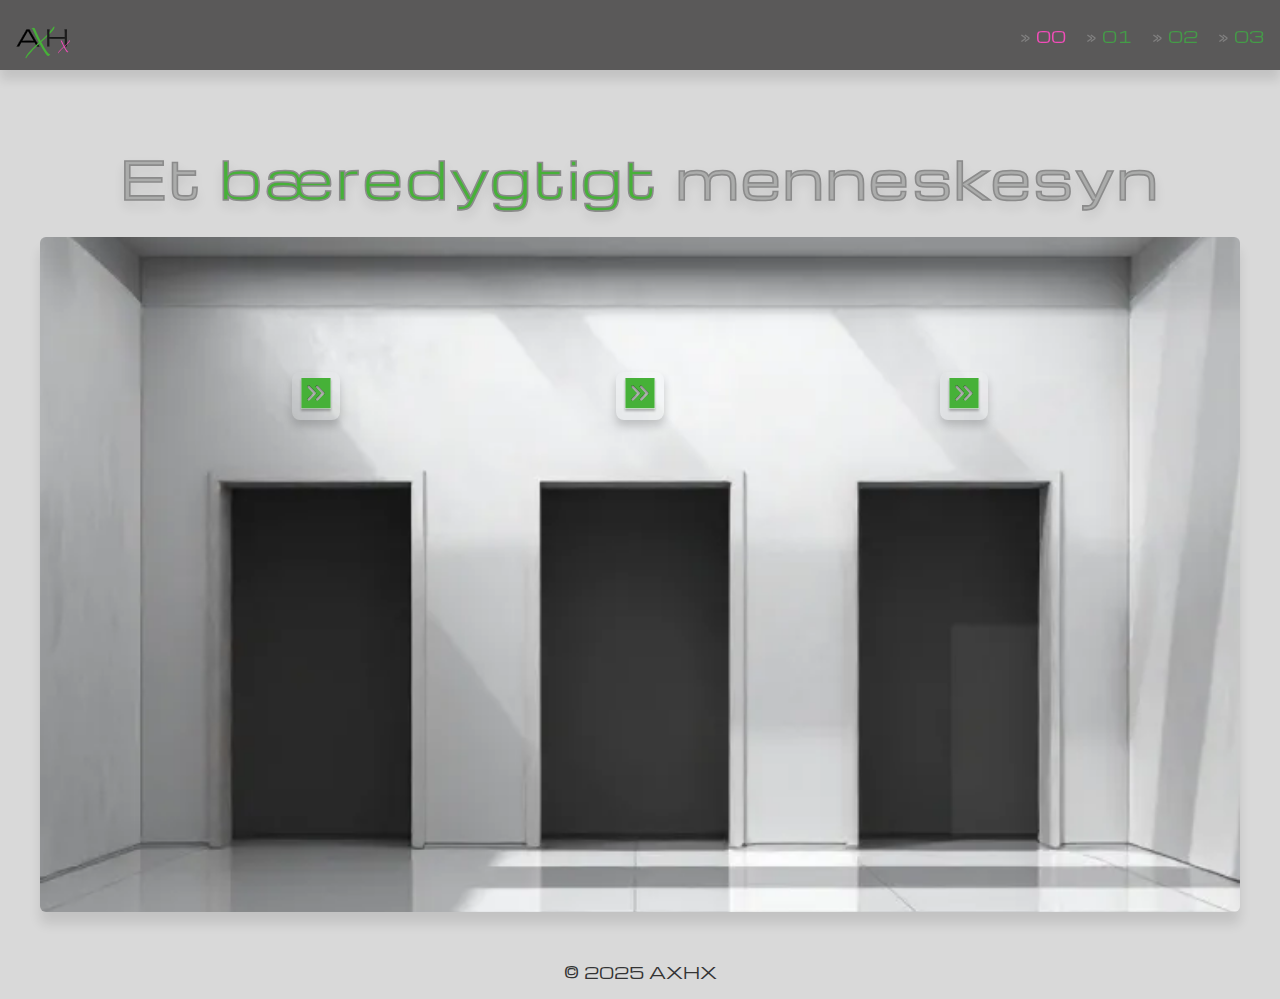
<file: index.html>
<!DOCTYPE html>
<html lang="da">

<head>
    <meta charset="UTF-8">
    <meta name="viewport"
    content="width=device-width, initial-scale=1.0">
    <title>AXHX</title>
    <link rel="stylesheet" href="CSS/generel.css">
    <link rel="stylesheet" href="CSS/layout.css">
    <link rel="icon" type="image/svg+xml" href="IMAGES/favicon.svg" sizes="any">
    <link rel="preload" as="image" href="IMAGES/backgrounddigitalartmuseum_wp.webp">
</head>

<body class="home">
    <header>
      <div class="logo">
        <a href="index.html">
            <img src="IMAGES/LOGOAXHX.svg" alt="AXHXvision logo">
          </a>        
      </div>
      <nav aria-label="Hovedmenu">
        <ol class="menu">
          <li class="pink"><a href="vision.html"><span class="sr-only">Vision</span></a></li>
          <li class="green"><a href="matteroutofplace.html"><span class="sr-only">Matter out of place</span></a></li>
          <li class="green"><a href="normageddon.html"><span class="sr-only">Normageddon</span></a></li>
          <li class="green"><a href="guidetilkritisktaenkning.html"><span class="sr-only">Guide til kritisk tænkning</span></a></li>
        </ol>
      </nav>
         
    </header>

    <main>
      <h1 class="hero-title h1--outlined">
        <span class="w-grey">Et</span>
        <span class="w-green">bæredygtigt</span>
        <span class="w-grey">menneskesyn</span>
      </h1>      
      
        <div class="hall">
            <img class="hall__bg" src="IMAGES/backgrounddigitalartmuseum_wp.webp" alt="Virtuelt museum">
            <a class="cta cta--door1" href="matteroutofplace.html" aria-label="Matter out of place">
              <img class="cta__icon" src="IMAGES/Grønnav1.svg" alt="">
            </a>
            <a class="cta cta--door2" href="normageddon.html" aria-label="Gå til Normageddon">
              <img class="cta__icon" src="IMAGES/Grønnav1.svg" alt="">
            </a>
            <a class="cta cta--door3" href="guidetilkritisktaenkning.html" aria-label="Gå til Guide til kritisk tænkning">
              <img class="cta__icon" src="IMAGES/Grønnav1.svg" alt="">
            </a>
        </div>
    </main>
    <footer><p>© 2025 AXHX</p></footer>
  </body>
</html>
</file>
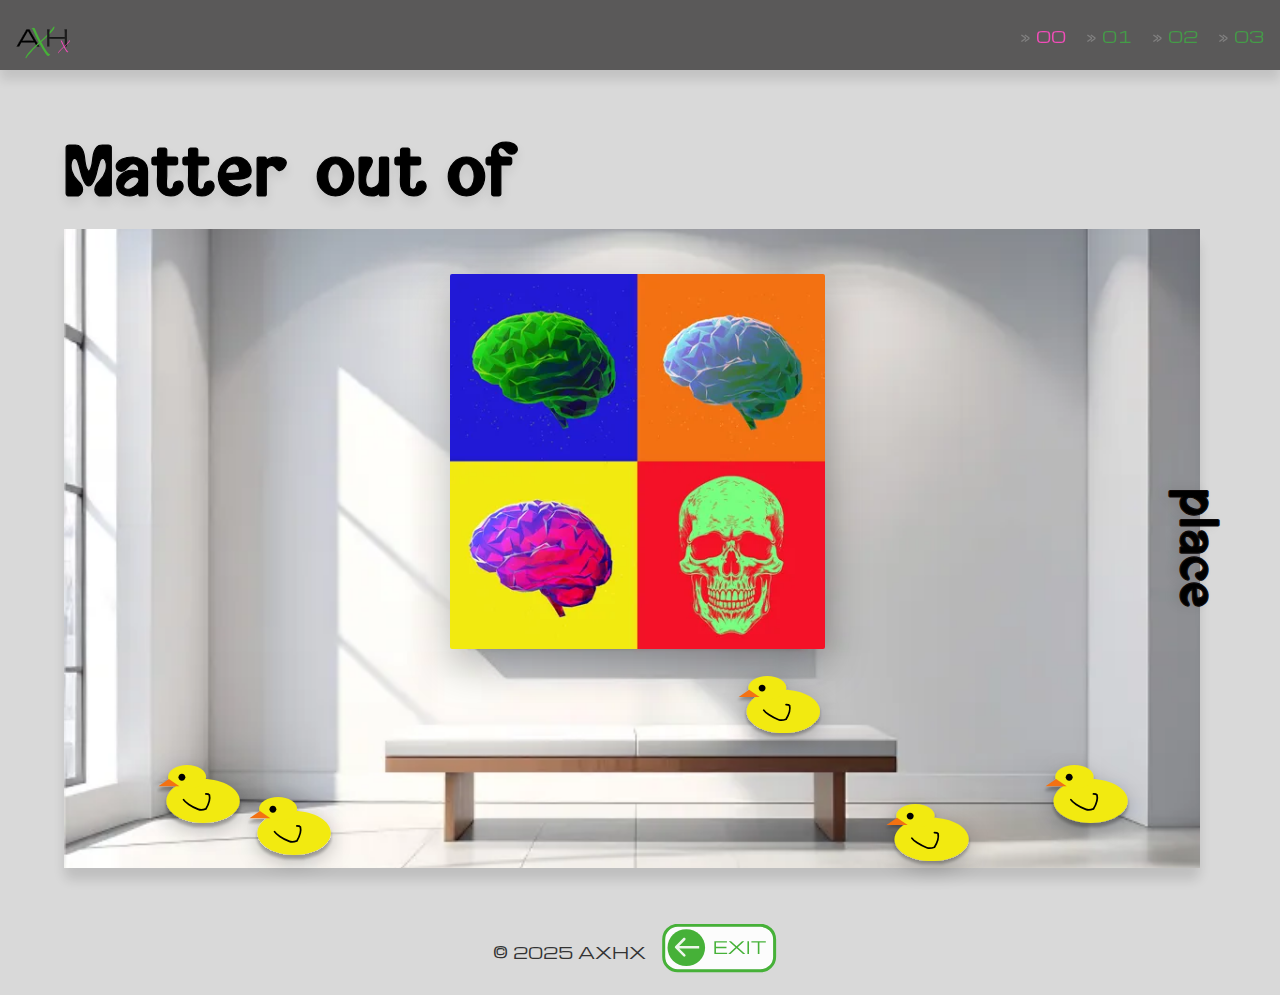
<file: matteroutofplace.html>
<!DOCTYPE html>
<html lang="da">

<head>
    <meta charset="UTF-8">
    <meta name="viewport"
    content="width=device-width, initial-scale=1.0">
    <title>Matter out of place</title>
    <link rel="stylesheet" href="CSS/generel.css">
    <link rel="stylesheet" href="CSS/layout.css">
    <link rel="stylesheet" href="CSS/matter.css">      
    <link rel="icon" type="image/svg+xml" href="IMAGES/favicon.svg" sizes="any">
</head>

<body class="page-matter">
    <link rel="preload" as="image" href="IMAGES/backgrounddigitalartmatteroutofplace_wp.webp">
    <header>
      <div class="logo">
        <a href="index.html">
          <img src="IMAGES/LOGOAXHX.svg" alt="AXHXvision logo">
        </a>
      </div>
      <nav aria-label="Hovedmenu">
        <ol class="menu">
          <li class="pink"><a href="vision.html"><span class="sr-only">Vision</span></a></li>
          <li class="green"><a href="matteroutofplace.html"><span class="sr-only">Matter out of place</span></a></li>
          <li class="green"><a href="normageddon.html"><span class="sr-only">Normageddon</span></a></li>
          <li class="green"><a href="guidetilkritisktaenkning.html"><span class="sr-only">Guide til kritisk tænkning</span></a></li>
        </ol>
      </nav>        
    </header>

    <main class="matter-wrap">
      <!-- SIDE-OVERSKRIFT (split) -->
      <div class="matter-heading">
        <h1 class="page-title matter-title">
          <span class="w1">Matter</span>
          <span class="w2">out of</span>
        </h1>
    
        <!-- A11y: fuld tekst for skærmlæsere -->
        <span class="sr-only">Matter out of place</span>
      </div>
    
      <!-- MOBIL: radio (kun én ad gangen) -->
      <input type="radio" name="mtab" id="rd-none" class="m-input m-input--rd" checked>
      <input type="radio" name="mtab" id="rd-1"    class="m-input m-input--rd">
      <input type="radio" name="mtab" id="rd-2"    class="m-input m-input--rd">
      <input type="radio" name="mtab" id="rd-3"    class="m-input m-input--rd">
      <input type="radio" name="mtab" id="rd-4"    class="m-input m-input--rd">
      <input type="radio" name="mtab" id="rd-5"    class="m-input m-input--rd">
    
      <!-- DESKTOP: checkbox (flere åbne) -->
      <input type="checkbox" id="cb-1" class="m-input m-input--cb">
      <input type="checkbox" id="cb-2" class="m-input m-input--cb">
      <input type="checkbox" id="cb-3" class="m-input m-input--cb">
      <input type="checkbox" id="cb-4" class="m-input m-input--cb">
      <input type="checkbox" id="cb-5" class="m-input m-input--cb">
    
    
      <!-- HERO: baggrund + kunst + CTA’er -->
      <section class="matter-hero" aria-label="Matter out of place – scene">
        <img class="matter-hero__bg" src="IMAGES/backgrounddigitalartmatteroutofplace_wp.webp" alt="Udstillingsrum">
    
        <!-- LODRET ORD inde i hero’en -->
        <span class="matter-place" aria-hidden="true">place</span>
    
        <!-- ART wrap: base + alternativ (hover/tap skifter) -->
        <div class="matter-hero__artwrap">
          <img class="matter-hero__art art--base" src="IMAGES/axhx-popart_400x400.webp" alt="Pop-art lærred">
          <img class="matter-hero__art art--alt"  src="IMAGES/duck-click.png" alt="Alternativt værk">
        
          <!-- label-bart, men visuelt skjult: IKKE type="hidden" og ingen hidden/display:none -->
          <input id="art-toggle" type="checkbox" class="visually-hidden" aria-label="Skift billede">
        
          <label for="art-toggle" class="art-hit">
            <span class="sr-only">Skift billede</span>
          </label>
        </div>
    
        <!-- CTA-ænder – MOBIL (radio) -->
        <label for="rd-1" class="cta-duck duck--1 m-label--rd"><img src="IMAGES/and.svg" alt=""></label>
        <label for="rd-2" class="cta-duck duck--2 m-label--rd"><img src="IMAGES/and.svg" alt=""></label>
        <label for="rd-3" class="cta-duck duck--3 m-label--rd"><img src="IMAGES/and.svg" alt=""></label>
        <label for="rd-4" class="cta-duck duck--4 m-label--rd"><img src="IMAGES/and.svg" alt=""></label>
        <label for="rd-5" class="cta-duck duck--5 m-label--rd"><img src="IMAGES/and.svg" alt=""></label>
    
        <!-- CTA-ænder – DESKTOP (checkbox) -->
        <label for="cb-1" class="cta-duck duck--1 m-label--cb"><img src="IMAGES/and.svg" alt=""></label>
        <label for="cb-2" class="cta-duck duck--2 m-label--cb"><img src="IMAGES/and.svg" alt=""></label>
        <label for="cb-3" class="cta-duck duck--3 m-label--cb"><img src="IMAGES/and.svg" alt=""></label>
        <label for="cb-4" class="cta-duck duck--4 m-label--cb"><img src="IMAGES/and.svg" alt=""></label>
        <label for="cb-5" class="cta-duck duck--5 m-label--cb"><img src="IMAGES/and.svg" alt=""></label>
    
        <!-- DESKTOP paneler (over hero) -->    
        <article id="pane-1-cb" class="duck-pane pane--cb"><h2 class="sr-only">#1 Mary Douglas – matter out of place</h2><p>I midten af det 20. århundrede var den britiske antropolog Mary Douglas på feltarbejde blandt Lele-folket i det daværende Belgisk Congo. Hun undersøgte, hvordan mennesker organiserer tilværelsen gennem symboler, ritualer og sociale grænser.</p> 
        <p>Hendes analyser viste, at begreber som urenhed, tabu og anomali ikke handler om snavs eller synd, men om orden. Og hvordan samfund opretholder mening ved at adskille det, der hører til, fra det, der ikke gør.</p>
        <p>I sit hovedværk Purity and Danger (1966) formulerede hun det berømte begreb “matter out of place”: det, der opleves som forstyrrende, fordi det ikke passer ind i den kulturelle struktur.</p><label for="cb-1" class="m-close" aria-label="Luk">✕</label></article>
        <article id="pane-2-cb" class="duck-pane pane--cb"><h2 class="sr-only">#2 Kulturens grænser</h2><p>Douglas viste, at hver kultur definerer sig selv gennem det, den udelukker, og at urenheden afslører systemets egne grænser.</p> <p>Et menneskesyn er ikke neutralt. Det er en struktur, der definerer, hvad der hører til, og hvad der falder udenfor. I denne struktur bliver afvigelsen, det mærkelige eller det uforståelige, ikke blot et individ, men et symptom på systemets grænser.</p><label for="cb-2" class="m-close" aria-label="Luk">✕</label></article>
        <article id="pane-3-cb" class="duck-pane pane--cb"><h2 class="sr-only">#3 Anomali som brud</h2><p>Antropologen Mary Douglas beskrev “matter out of place” som alt det, der bryder med kulturens orden. Det, der gør os urolige, fordi det ikke passer ind i de kategorier, vi har bygget vores verden op omkring.</p>
        <p>På samme måde er den menneskelige anomali et brud med den sociale og videnskabelige forventning om, hvordan et menneske bør fungere.</p><label for="cb-3" class="m-close" aria-label="Luk">✕</label></article>
        <article id="pane-4-cb" class="duck-pane pane--cb"><h2 class="sr-only">#4 Normalitet og etiketter</h2><p>Når nogen betegnes som afvigende fra "normalen" med kulturelt definerede bogstavskombinationer som "ADHD" eller "PDO", er det ikke afvigerens eksistens, der er problematisk, men nærmere den orden, der ikke kan rumme afvigelser.</p>
          <p>Anomalien viser, hvor menneskesynet har låst sig fast, og hvor forståelsen er blevet for snæver til virkeligheden.</p><label for="cb-4" class="m-close" aria-label="Luk">✕</label></article>
        <article id="pane-5-cb" class="duck-pane pane--cb"><h2 class="sr-only">#5 Udvid normen</h2><p>Normen er, at mennesker er forskellige. Et bæredygtigt menneskesyn kræver ikke renselse fra anomalier, men derimod udvidelse af rammerne, så flere kan inkluderes i normen.</p> <p> Inklusion kræver en kultur, der kan tåle uorden, fejl og forskellighed som naturlige dele af det menneskelige. Det kræver, at vi lærer at se “matter out of place” – ikke som forurening – men som en invitation til at gentænke vores orden.</p><label for="cb-5" class="m-close" aria-label="Luk">✕</label></article>
      </section>

      <!-- MOBIL paneler (under hero) -->
      <section class="matter-panels m-panels--rd" aria-labelledby="mp-title">
        <h2 id="mp-title" class="sr-only">Matter-panels (mobil)</h2>
        <article id="pane-1-rd" class="duck-pane pane--one"><h2 class="sr-only">#1 Mary Douglas – matter out of place</h2><p>I midten af det 20. århundrede var den britiske antropolog Mary Douglas på feltarbejde blandt Lele-folket i det daværende Belgisk Congo. Hun undersøgte, hvordan mennesker organiserer tilværelsen gennem symboler, ritualer og sociale grænser.</p> 
        <p>Hendes analyser viste, at begreber som urenhed, tabu og anomali ikke handler om snavs eller synd, men om orden. Og hvordan samfund opretholder mening ved at adskille det, der hører til, fra det, der ikke gør.</p>
        <p>I sit hovedværk Purity and Danger (1966) formulerede hun det berømte begreb “matter out of place”: det, der opleves som forstyrrende, fordi det ikke passer ind i den kulturelle struktur.</p><label for="rd-none" class="m-close" aria-label="Luk">✕</label></article>
        <article id="pane-2-rd" class="duck-pane pane--two"><h2 class="sr-only">#2 Kulturens grænser</h2><p>Douglas viste, at hver kultur definerer sig selv gennem det, den udelukker, og at urenheden afslører systemets egne grænser.</p> <p>Et menneskesyn er ikke neutralt. Det er en struktur, der definerer, hvad der hører til, og hvad der falder udenfor. I denne struktur bliver afvigelsen, det mærkelige eller det uforståelige, ikke blot et individ, men et symptom på systemets grænser.</p><label for="rd-none" class="m-close" aria-label="Luk">✕</label></article>
        <article id="pane-3-rd" class="duck-pane pane--three"><h2 class="sr-only">#3 Anomali som brud</h2><p>Antropologen Mary Douglas beskrev “matter out of place” som alt det, der bryder med kulturens orden. Det, der gør os urolige, fordi det ikke passer ind i de kategorier, vi har bygget vores verden op omkring.</p>
        <p>På samme måde er den menneskelige anomali et brud med den sociale og videnskabelige forventning om, hvordan et menneske bør fungere.</p><label for="rd-none" class="m-close" aria-label="Luk">✕</label></article>
        <article id="pane-4-rd" class="duck-pane pane--four"><h2 class="sr-only">#4 Normalitet og etiketter</h2><p>Når nogen betegnes som afvigende fra "normalen" med kulturelt definerede bogstavskombinationer som "ADHD" eller "PDO", er det ikke afvigerens eksistens, der er problematisk, men nærmere den orden, der ikke kan rumme afvigelser.</p>
          <p>Anomalien viser, hvor menneskesynet har låst sig fast, og hvor forståelsen er blevet for snæver til virkeligheden.</p><label for="rd-none" class="m-close" aria-label="Luk">✕</label></article>
        <article id="pane-5-rd" class="duck-pane pane--five"><h2 class="sr-only">#5 Udvid normen</h2><p>Normen er, at mennesker er forskellige. Et bæredygtigt menneskesyn kræver ikke renselse fra anomalier, men derimod udvidelse af rammerne, så flere kan inkluderes i normen.</p> <p> Inklusion kræver en kultur, der kan tåle uorden, fejl og forskellighed som naturlige dele af det menneskelige. Det kræver, at vi lærer at se “matter out of place” – ikke som forurening – men som en invitation til at gentænke vores orden.</p><label for="rd-none" class="m-close" aria-label="Luk">✕</label></article>
      </section>
    </main>
    

    <footer>
      <p>© 2025 AXHX</p>
      <a class="exit" href="index.html" aria-label="Til forsiden">
        <img src="IMAGES/ExitCTA_clean_fixed.svg" alt="Logo AXHX" draggable="false">
      </a>
    </footer>
  </body>
</html>
</file>
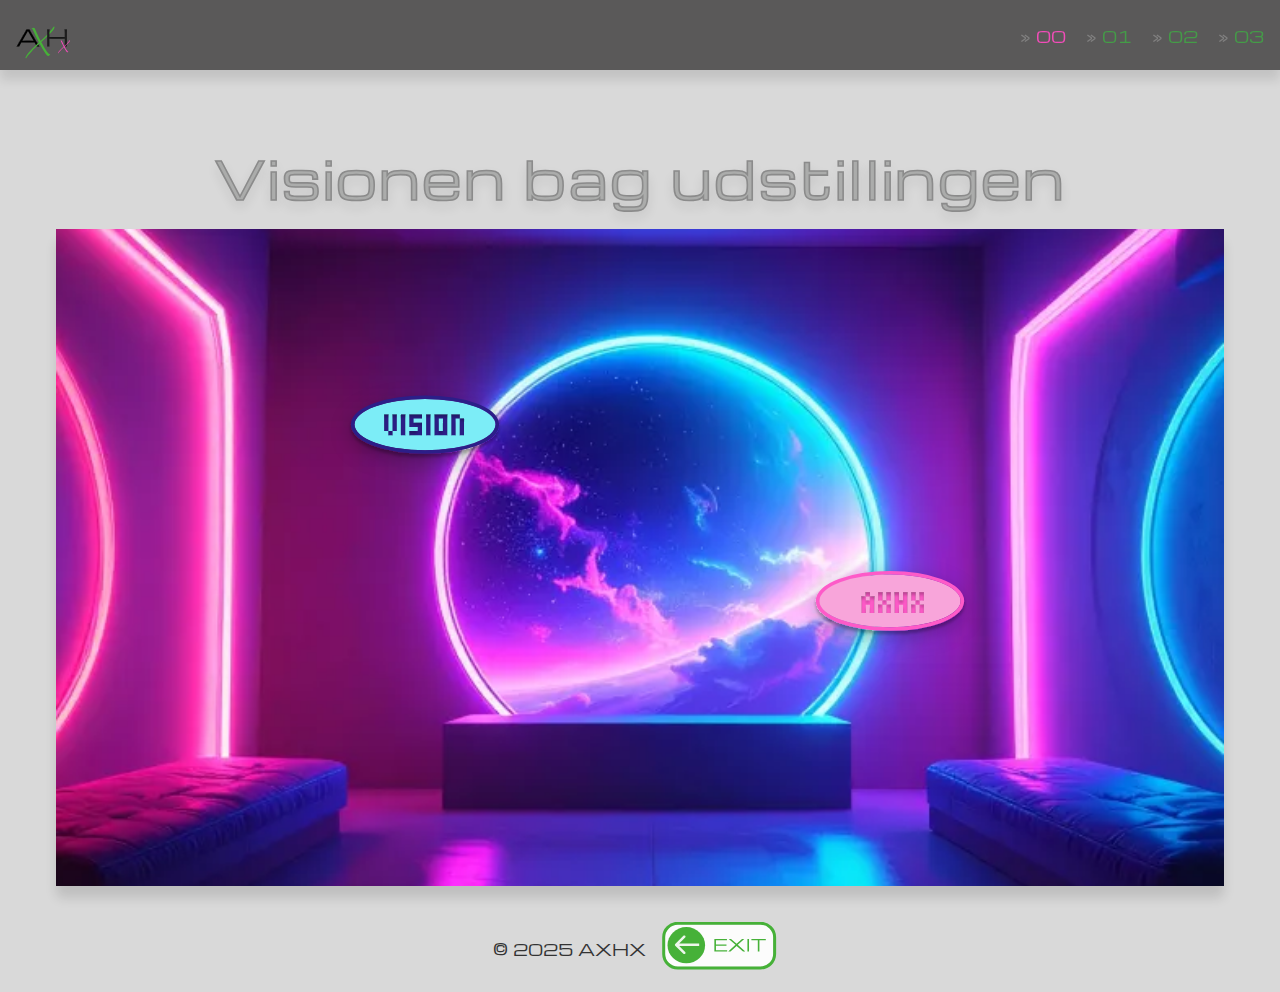
<file: vision.html>
<!DOCTYPE html>
<html lang="da">

<head>
    <meta charset="UTF-8">
    <meta name="viewport"
    content="width=device-width, initial-scale=1.0">
    <title>Vision</title>
    <link rel="stylesheet" href="CSS/generel.css">
    <link rel="stylesheet" href="CSS/layout.css">
    <link rel="stylesheet" href="CSS/vision.css">
    <link rel="icon" type="image/svg+xml" href="IMAGES/favicon.svg" sizes="any">
    <link rel="preload" as="image" href="IMAGES/backgrounddigitalartaxhxvision_wp.webp">
    
</head>

<body class="page-vision">
    <header>
      <div class="logo">
        <a href="index.html">
          <img src="IMAGES/LOGOAXHX.svg" alt="AXHXvision logo">
        </a>
      </div>
      <nav aria-label="Hovedmenu">
        <ol class="menu">
          <li class="pink"><a href="vision.html"><span class="sr-only">Vision</span></a></li>
          <li class="green"><a href="matteroutofplace.html"><span class="sr-only">Matter out of place</span></a></li>
          <li class="green"><a href="normageddon.html"><span class="sr-only">Normageddon</span></a></li>
          <li class="green"><a href="guidetilkritisktaenkning.html"><span class="sr-only">Guide til kritisk tænkning</span></a></li>
        </ol>
      </nav>       
    </header>

  
    <!-- SIDE-SCOPE -->
      <main class="container">
        <h1 class="page-title h1--outlined">Visionen bag udstillingen</h1> 
    
        <!-- Wrapper så inputs er søskende til både hero og panels -->
        <section class="vision-wrap">
    
          <!-- MOBIL: radio (kun én åben ad gangen) -->
          <input type="radio" name="vtab" id="rd-none"  class="v-input v-input--rd" checked>
          <input type="radio" name="vtab" id="rd-web"   class="v-input v-input--rd">
          <input type="radio" name="vtab" id="rd-axhx"  class="v-input v-input--rd">
          
          <!-- DESKTOP: checkbox (op til to åbne) -->
          <input type="checkbox" id="cb-web"  class="v-input v-input--cb">
          <input type="checkbox" id="cb-axhx" class="v-input v-input--cb">
          
    
          <!-- HERO med baggrund + CTA-bobler (labels) -->
          <section class="vision-hero" aria-labelledby="vision-title">
            <h1 id="vision-title" class="sr-only">Vision</h1>
            <img class="vision-hero__bg" src="IMAGES/backgrounddigitalartaxhxvision_wp.webp" alt="Vision – futuristisk rum med neon">
    
            <!-- Labels til RADIO (mobil) -->
            <label for="rd-web"   class="cta-img cta--web   v-label--rd" aria-controls="pane-web-rd">
              <img src="IMAGES/BlåCTA.svg"  alt="">
            </label>
            <label for="rd-axhx"  class="cta-img cta--axhx  v-label--rd" aria-controls="pane-axhx-rd">
              <img src="IMAGES/PinkCTA.svg" alt="">
            </label>
    
            <!-- Labels til CHECKBOX (desktop) -->
            <label for="cb-web"   class="cta-img cta--web   v-label--cb" aria-controls="pane-web-cb">
              <img src="IMAGES/BlåCTA.svg"  alt="">
            </label>
            <label for="cb-axhx"  class="cta-img cta--axhx  v-label--cb" aria-controls="pane-axhx-cb">
              <img src="IMAGES/PinkCTA.svg" alt="">
            </label>
    
            <!-- DESKTOP-paneler (ligger oven på billedet) -->
            <article id="pane-web-cb"  class="v-pane v-pane--web  v-pane--cb"  aria-labelledby="pane-web-title">
              <h2 id="pane-web-title" class="sr-only">Web-version</h2>
              <p>En kunstners opgave er ikke at overbevise andre om sandheden. Til det har vi politikere, journalister, forskere og meningsdannere. En kunstners opgave er at få andre til at reflektere over deres egen sandhed.</p> 

<p> Hypoteserne i min udstilling om et bæredygtigt menneskesyn er hverken sande eller falske. De er et spejl, som jeg holder op foran dit blik, så du kan få øje på dine egne overbevisninger.</p> 

<p> Udstillingen giver anledning til, at du kigger indad og kaster et blik på dine egne holdninger. Lige dér — ligger invitationen til, at du bevidstgør dine værdier og handler i overensstemmelse med dem.</p> 

<p> Digital aktivisme som kunstform er at pushe en agenda, men jeg er uinteresseret i at skubbe dig i en ideologisk retning.</p> 

<p> Min vision er, at jeg vil have dig til at se vores samfund efter i sømmene og sætte spørgsmålstegn ved samfundsstrukturerne.</p> 

<p> Accelererende forandringer på samfundsplan er uundgåelige, og du kan enten vælge:</p> 

<p> Passiv forandring, hvor samfundet ændrer form, mens du kigger den anden vej.</p> 

<p> Proaktiv forandring, hvor du øver dig i at tage stilling og handler derefter.</p> 

<p> Sidstnævnte velkommer en forandringsproces, hvor du er medskaber frem for blind passager på samfundets ekspresforandring.</p> 

<p> Det er op til dig.</p>


              <label for="cb-web"  class="v-close" aria-label="Luk">✕</label>
            </article>
    
            <article id="pane-axhx-cb" class="v-pane v-pane--axhx v-pane--cb" aria-labelledby="pane-axhx-title">
              <h2 id="pane-axhx-title" class="sr-only">AXHX</h2>
              <p> A for attention, D for deficit, H for hyperactivity, D for disorder. Nej tak.</p> 

<p> Nærmere AXHX, hvor A & H er mine initialer. Og så har jeg sat kryds over deficit og disorder. Den udviklingsforstyrrelse, jeg lever med, er det danske samfunds manglende evne til at imødekomme mennesker, der adskiller sig fra normen.</p> 

<p> Jeg tror på, at kreativitet bidrager med nye perspektiver, der kan aktiverer handling.</p> 

<p> AXHX er mit tag og digitale aftryk, hvor jeg tager afsæt i kunstens evne til at skabe erkendelse og mobilisere forandring.</p> 

<p> Gennem visuel kommunikation, narrativ formidling og konceptuelt design arbejder jeg for at synliggøre systemiske blinde vinkler og fremme forståelse for neurodiversitet, menneskelig værdighed og demokratisk transparens.</p> 

<p> AXHX er ikke blot et kunstnerisk projekt.
 AXHX er en modkultur til etablerede sandheder.</p> 
              <label for="cb-axhx" class="v-close" aria-label="Luk">✕</label>
            </article>
          </section>
    
          <!-- MOBIL-paneler (folder ud under billedet) -->
          <section class="vision-panels v-panels--rd">
            <article id="pane-web-rd"  class="v-pane v-pane--web"  aria-labelledby="pane-web-title-rd">
              <h2 id="pane-web-title-rd" class="sr-only">Web-version</h2>
              <p>En kunstners opgave er ikke at overbevise andre om sandheden. Til det har vi politikere, journalister, forskere og meningsdannere. En kunstners opgave er at få andre til at reflektere over deres egen sandhed.</p> 

<p> Hypoteserne i min udstilling om et bæredygtigt menneskesyn er hverken sande eller falske. De er et spejl, som jeg holder op foran dit blik, så du kan få øje på dine egne overbevisninger.</p> 

<p> Udstillingen giver anledning til, at du kigger indad og kaster et blik på dine egne holdninger. Lige dér — ligger invitationen til, at du bevidstgør dine værdier og handler i overensstemmelse med dem.</p> 

<p> Digital aktivisme som kunstform er at pushe en agenda, men jeg er uinteresseret i at skubbe dig i en ideologisk retning.</p> 

<p> Min vision er, at jeg vil have dig til at se vores samfund efter i sømmene og sætte spørgsmålstegn ved samfundsstrukturerne.</p> 

<p> Accelererende forandringer på samfundsplan er uundgåelige, og du kan enten vælge:</p> 

<p> Passiv forandring, hvor samfundet ændrer form, mens du kigger den anden vej.</p> 

<p> Proaktiv forandring, hvor du øver dig i at tage stilling og handler derefter.</p> 

<p> Sidstnævnte velkommer en forandringsproces, hvor du er medskaber frem for blind passager på samfundets ekspresforandring.</p> 

<p> Det er op til dig.</p> 
              <label for="rd-none" class="v-close" aria-label="Luk">✕</label>
            </article>
    
            <article id="pane-axhx-rd" class="v-pane v-pane--axhx" aria-labelledby="pane-axhx-title-rd">
              <h2 id="pane-axhx-title-rd" class="sr-only">AXHX</h2>
              <p> A for attention, D for deficit, H for hyperactivity, D for disorder. Nej tak.</p> 

<p> Nærmere AXHX, hvor A & H er mine initialer. Og så har jeg sat kryds over deficit og disorder. Den udviklingsforstyrrelse, jeg lever med, er det danske samfunds manglende evne til at imødekomme mennesker, der adskiller sig fra normen.</p> 

<p> Jeg tror på, at kreativitet bidrager med nye perspektiver, der kan aktiverer handling.</p> 

<p> AXHX er mit tag og digitale aftryk, hvor jeg tager afsæt i kunstens evne til at skabe erkendelse og mobilisere forandring.</p> 

<p> Gennem visuel kommunikation, narrativ formidling og konceptuelt design arbejder jeg for at synliggøre systemiske blinde vinkler og fremme forståelse for neurodiversitet, menneskelig værdighed og demokratisk transparens.</p> 

<p> AXHX er ikke blot et kunstnerisk projekt.
 AXHX er en modkultur til etablerede sandheder.</p> 
              <label for="rd-none" class="v-close" aria-label="Luk">✕</label>
            </article>
          </section>
    
        </section>
      </main>
    
  <footer>
    <p>© 2025 AXHX</p>
    <a class="exit" href="index.html" aria-label="Til forsiden">
      <img src="IMAGES/ExitCTA_clean_fixed.svg" alt="Logo AXHX" draggable="false">
    </a>
  </footer>
</body>
</html>
</file>
<file: CSS/layout.css>
/* ===== Header / nav ===== */
header {
  position: sticky; top: 0; z-index: 50;
  display: flex; justify-content: space-between; align-items: center;
  padding: 10px 16px;
  background-color: var(--bg-header);
  box-shadow: 0 10px 10px rgba(0, 0, 0, 0.1);
}

.logo img { width: 60px; height: 50px; }

nav { display: flex; align-items: center; }

/* ===== Plads under sticky header ===== */
main { padding-top: calc(var(--header-h) + 16px); }

/* ===== Menu ===== */
.menu {
  /* layout */
  display: flex;
  justify-content: space-between; /* eller brug gap i stedet */
  gap: var(--gap);
}

/* Farve fra variablen – gælder alle tilstande */
.menu a:link,
.menu a:visited,
.menu a:hover,
.menu a:active,
.menu a:focus {
  color: var(--c, var(--brand));   /* fallback = grøn */
  text-decoration: none;
  transition: color .3s;
}

/* Varianter sætter kun variablen */
.menu li.pink  { --c: var(--pink); }   /* Vision */
.menu li.green { --c: var(--green); }  /* Øvrige */

/* » pil før */
.menu a::before { content: "»"; color:#9a9a9a; opacity:.6; }

/* Automatisk nummerering (00, 01, 02, 03) efter pilen */
.menu { counter-reset: item -1; }
.menu a::after {
  counter-increment: item;
  content: " " counter(item, decimal-leading-zero);
  opacity: .95;
}

/* Hover/focus pynt */
.menu a:hover,
.menu a:focus-visible {
  text-decoration: underline;
  text-underline-offset: .2em;
}

/* High-contrast for keyboard focus */
.menu a:focus-visible {
  outline: 2px solid currentColor;
  outline-offset: 2px;
}

/* ===== Burger/aktiv nav (hvis du bruger den) ===== */
nav.active .menu {
  display: block;
  background-color: var(--brand);
  position: absolute; top: calc(var(--header-h) + 30px); left: 0;
  width: 100%;
  box-shadow: 0 10px 10px rgba(0,0,0,.1);
  z-index: 60;
}
nav.active .menu li { margin: 10px 20px; }
nav.active .menu a { font-size: 24px; }

/* ===== Footer ===== */
footer{
  display: flex; justify-content: center; align-items: center;
  gap: .8rem; padding: 1rem 1.25rem;
  background: #d9d9d9;
}

/* Exit-knappen */
footer .exit { line-height: 0; }
footer .exit img{
  width: clamp(70px, 10vw, 130px);
  height: auto;
  display: block;
}
footer .exit img:hover{
  filter: drop-shadow(0 2px 4px rgba(0,0,0,.15));
  transform: translateY(-1px);
  transition: .15s ease;
}

/* ===== HALL / scene-komponent – BASIS ===== */
.hall{
  position: relative;
  aspect-ratio: 16 / 9;
  width: min(100vw, 1200px);
  margin: 2rem auto;
  overflow: hidden;                      /* klip indhold til rammen */
  box-shadow: 0 12px 12px rgba(0,0,0,.1);
  border-radius: 6px;

  /* tokens (basis-værdier, kan overstyres pr. side) */
  --logo-x: 4%;
  --logo-y: 4%;
  --logo-w: 58%;

  --cta-size: 4%;        /* bredde på CTA (i % af hall-bredden) */
  --cta-top: 25%;        /* FÆLLES lodret position for CTA’er (kan ændres pr. side) */
  --door-left: 21%;      /* venstre dør placering (kan ændres pr. side) */
  --door-right: 21%;     /* højre dør placering (kan ændres pr. side) */
}

/* Billedet som baggrund */
.hall__bg{
  position: absolute; inset: 0;
  width: 100%; height: 100%;
  object-fit: cover; z-index: 0;
}

/* Indhold ovenpå (normal flow-indhold) */
.hall__content{ position: relative; z-index: 1; }

/* Logo ovenpå */
.hall__logo{
  position: absolute;
  left: var(--logo-x);
  top:  var(--logo-y);
  width: var(--logo-w);
  height: auto;
  z-index: 2;
}

/* GRUNDSTIL */
.cta{
  /* base transforms styres via variabler */
  --tx: 0;          /* X-translation */
  --ty: 0;          /* Y-translation (ændres på hover) */

  position: absolute; z-index: 2;
  display: grid; place-items: center;
  width: var(--cta-size); aspect-ratio: 1;
  border-radius: 8px;
  background: transparent;
  box-shadow: 0 6px 10px rgba(0,0,0,.18);
  transform: translate(var(--tx), var(--ty));
  transition: transform .15s ease, background-color .15s ease;
}

.cta__icon{ width: 70%; height: auto; display: block; }

/* ÉNS hover for alle tre */
.cta:hover{
  --ty: -3px;                 /* samme bevægelse på Y for alle */
  background: transparent;    /* din tidligere linje manglede : */
}

.cta:focus-visible{ outline: 2px solid #fb4cbf; outline-offset: 3px; }

/* BASISPLACERING – nu uden at overstyre hele transform */
.cta--door1{ top: var(--cta-top); left:  var(--door-left); }
.cta--door2{ top: var(--cta-top); left: 50%; --tx: -50%; } /* kun X via variabel */
.cta--door3{ top: var(--cta-top); right: var(--door-right); }

/* Små skærme – uændret */
@media (max-width: 400px){
  .hall{ --cta-size: 8%; --cta-top: 26%; }
}

/* ===== FORSIDE: overstyr tokens/placering ===== */
.home .hall {
  --cta-top: 20%;         /* større tal = længere ned; sæt hvad der passer din forside */
  /* du kan også overstyre disse hvis nødvendigt: */
  /* --door-left: 22%; */
  /* --door-right: 20%; */
}

/* Hvis du vil nudge enkelt-CTA’er lidt ekstra (valgfrit) */
/* .home .cta--door1 { top: 22%; } */
/* .home .cta--door2 { top: 21%; } */
/* .home .cta--door3 { top: 23%; } */


/* ===== FORSIDE: H1 styling ===== */
.home .hero-title{
  font: 400 clamp(28px, 5vw, 52px)/1.05 var(--font-base);
  letter-spacing: .04em;
  text-align: center;
  margin: clamp(12px, 2vw, 24px) auto;
  text-shadow: 0 6px 12px rgba(0,0,0,.12);
}

/* Outline + farver – kun for forsiden */
.home .h1--outlined span{
  -webkit-text-stroke: 1.6px #8b8b8b;   /* grå kant */
}
.home .w-green{ color: #46b138; }       /* grøn */
.home .w-grey { color: #abacab; }       /* grå */

@supports not (-webkit-text-stroke: 1px black){
  .home .h1--outlined span{
    text-shadow:
      1px 0 0 #6a6a6a, -1px 0 0 #6a6a6a,
      0 1px 0 #6a6a6a,  0 -1px 0 #6a6a6a,
      0 6px 12px rgba(0,0,0,.12);
  }
}
</file>
<file: CSS/matter.css>
/* ===== Utilities ===== */
*{ box-sizing:border-box; }
.sr-only{ position:absolute; width:1px; height:1px; padding:0; margin:-1px; overflow:hidden; clip:rect(0 0 0 0); white-space:nowrap; border:0; }
.m-input{ position:absolute; opacity:0; pointer-events:none; }
.visually-hidden{
  position:absolute; width:1px; height:1px; padding:0; margin:-1px; border:0;
  overflow:hidden; clip:rect(0 0 0 0); clip-path:inset(50%); white-space:nowrap;
}

/* ===== Webfont (robust rækkefølge) ===== */
@font-face{
  font-family: "Blisey";
  src:
    url("../FONTS/Blisey.woff2?v=14") format("woff2"),
    url("../FONTS/Blisey.woff?v=14")  format("woff"),
    url("../FONTS/Blisey.otf?v=14")   format("opentype");
  font-weight: 400;
  font-style: normal;
  font-display: swap;
}

/* ===== Layout wrap (scoped) ===== */
.page-matter .matter-wrap{
  width:min(100%, 1200px);
  margin:0 auto;
  --pad: clamp(12px, 3vw, 24px);
  --place-room: 1rem;
  padding:0 var(--pad);
  padding-right:calc(var(--pad) + var(--place-room));
}

/* ===== H1 / Heading ===== */
.page-matter .matter-heading{
  position:relative;
  width:min(100%, 1200px);
  margin: clamp(70px, 4vw, 56px) auto clamp(12px, 2vw, 24px);
  overflow:visible;
}
.page-matter .page-title{
  font: 400 clamp(40px, 8vw, 62px)/1.05 "Blisey", system-ui, Arial, sans-serif;
  text-align:center;
  letter-spacing:.04em;
  margin:0;
  color:#000;
  -webkit-text-stroke:1.2px #8b8b8b;
  text-shadow:0 6px 12px rgba(0,0,0,.10);
}
.page-matter .matter-title{
  /* split-overskriften deler samme look som .page-title */
  font: 400 clamp(40px, 8vw, 62px)/1.05 "Blisey", system-ui, Arial, sans-serif;
  letter-spacing:.04em;
  color:#000;
  -webkit-text-stroke:1.2px #000;
  text-shadow:0 6px 12px rgba(0,0,0,.10);
  display:flex; gap:.6ch; justify-content:flex-start;
}

/* ===== Hero / Scene ===== */
.page-matter .matter-hero{
  position:relative;
  aspect-ratio:16/9;
  width:100%;
  margin:1rem auto 1.25rem;
  overflow:visible;                 /* vigtigt for 'place' */
  border-radius:8px;
  box-shadow:0 12px 12px rgba(0,0,0,.12);

  /* tokens */
  --place-gap:1.2rem;
  --art-w:33%;
  --art-left:34%;
  --art-top:7%;

  /* CTA-størrelser (mobile-first) */
  --duck-min:28px;
  --duck-ideal:12vw;
  --duck-max:56px;
}
.page-matter .matter-hero__bg{
  position:absolute; inset:0; width:100%; height:100%;
  object-fit:cover; z-index:0;
}

/* Lodret "place" */
.page-matter .matter-place{
  position:absolute;
  top:50%;
  right:calc(-1 * var(--place-gap));
  transform:translateY(-50%);
  writing-mode:vertical-rl;
  text-orientation:mixed;
  font:400 clamp(22px, 4.5vw, 44px)/1 "Blisey", var(--font-base, system-ui);
  letter-spacing:.04em; color:#000;
  -webkit-text-stroke:1.2px #0f0b0b;
  text-shadow:0 6px 12px rgba(0,0,0,.10);
  z-index:2; pointer-events:none;
}

/* ART: base + alt + klik/tap overlay */
.page-matter .matter-hero__artwrap{
  position:absolute; z-index:1;
  left:var(--art-left); top:var(--art-top);
  width:var(--art-w);
  filter:drop-shadow(0 16px 20px rgba(0,0,0,.28));
  border-radius:2px;
}
.page-matter .matter-hero__artwrap .art--base{
  position:relative; display:block; width:100%; height:auto; border-radius:inherit;
}
.page-matter .matter-hero__artwrap .art--alt{
  position:absolute; inset:0; width:100%; height:100%;
  object-fit:cover; border-radius:inherit;
  opacity:0; transition:opacity .25s ease;
  pointer-events:none;
}
.page-matter .matter-hero__artwrap:hover .art--alt,
.page-matter .matter-hero__artwrap:focus-within .art--alt{ opacity:1; }
#art-toggle:checked ~ .matter-hero .matter-hero__artwrap .art--alt{ opacity:1; }

.page-matter .matter-hero__artwrap .art-hit{
  position:absolute; inset:0; cursor:pointer; border-radius:inherit;
}
@media (hover:hover){
  .page-matter .matter-hero__artwrap{ cursor:pointer; }
}
/* (valgfrit) crossfade – dæmp BASE når ALT vises */
.page-matter .matter-hero__artwrap:hover .art--base,
#art-toggle:checked ~ .matter-hero .matter-hero__artwrap .art--base{
  opacity:0; transition:opacity .25s ease;
}

/* ===== CTA-ænder ===== */
.page-matter .cta-duck{
  --tx:0; --ty:0;
  position:absolute; z-index:2;
  transform:translate(var(--tx), var(--ty));
  transition:transform .15s ease;
  line-height:0;
}
.page-matter .cta-duck img{
  display:block;
  width:clamp(var(--duck-min), var(--duck-ideal), var(--duck-max));
  height:auto;
  filter:drop-shadow(0 6px 10px rgba(0,0,0,.25));
}
.page-matter .cta-duck:hover,
.page-matter .cta-duck:focus-visible{ --ty:-2px; outline:none; }

/* Placering af ænderne */
.page-matter .duck--1{ left:8%;  bottom:6%; }
.page-matter .duck--2{ right:6%; bottom:6%; }
.page-matter .duck--3{ left:16%; bottom:1%; }
.page-matter .duck--4{ right:20%; bottom:0%; }
.page-matter .duck--5{ left:63%; bottom:20%; transform:translate(-50%, var(--ty)); }

/* ===== Paneler ===== */
.page-matter .duck-pane{
  position:relative;
  background:#fff8; backdrop-filter:blur(2px);
  border:2px solid #0002; border-radius:10px;
  box-shadow:0 10px 20px rgba(0,0,0,.25);
  color:#111; line-height:1.5;
  padding-top:2rem; /* plads til luk-knap */
}
.page-matter .duck-pane p{ margin:0; padding:.9rem 1rem 1rem; }
.page-matter .m-close{
  position:absolute; top:.4rem; right:.6rem;
  width:28px; height:28px; border-radius:999px;
  display:grid; place-items:center; cursor:pointer;
  background:#fff; border:1px solid rgba(0,0,0,.25);
  box-shadow:0 2px 6px rgba(0,0,0,.2); font-weight:700;
}

/* Panel-farver */
.page-matter .pane--one  { background:rgba(124,237,247,.35); border-color:rgba(44,30,136,.9); }
.page-matter .pane--two  { background:rgba(255,165,0,.30);   border-color:rgba(178,85,0,.85); }
.page-matter .pane--three{ background:rgba(255,255,0,.28);   border-color:rgba(176,155,0,.85); }
.page-matter .pane--four { background:rgba(255,0,0,.26);     border-color:rgba(176,0,32,.85); }
.page-matter .pane--five { background:rgba(255,105,180,.30); border-color:rgba(176,48,111,.85); }

/* Mobil (radio) vs. desktop (checkbox) visning */
.page-matter .m-label--rd, .page-matter .m-panels--rd{ display:block; }
.page-matter .m-label--cb, .page-matter .pane--cb    { display:none; }

.page-matter .matter-panels.m-panels--rd{
  width:min(100%,1200px);
  margin:0 auto 1.25rem;
  display:grid; gap:.75rem;
}
.page-matter .m-panels--rd .duck-pane{ display:none; }

/* Radio-kobling (inputs står før panels i DOM) */
#rd-1:checked ~ .matter-panels #pane-1-rd{ display:block; }
#rd-2:checked ~ .matter-panels #pane-2-rd{ display:block; }
#rd-3:checked ~ .matter-panels #pane-3-rd{ display:block; }
#rd-4:checked ~ .matter-panels #pane-4-rd{ display:block; }
#rd-5:checked ~ .matter-panels #pane-5-rd{ display:block; }

/* ===== Responsiv finjustering ===== */
@media (max-width:700px){
  .page-matter .matter-wrap{ --place-room:1.5rem; }
  .page-matter .matter-hero{ --place-gap:.6rem; }
}
@media (max-width:420px){
  .page-matter .matter-hero{
    --duck-min:24px; --duck-ideal:14vw; --duck-max:48px;
  }
}
@media (min-width:801px){
  .page-matter .matter-hero{
    --duck-min:56px; --duck-ideal:7vw; --duck-max:110px;
  }
}

/* === Bind "Matter out of" til samme font som 'place' === */
.page-matter .matter-heading .page-title,
.page-matter .matter-heading .matter-title,
.page-matter .matter-heading .matter-title .w1,
.page-matter .matter-heading .matter-title .w2{
  font-family: "Blisey", system-ui, Arial, sans-serif;
  font-weight: 400;
}
</file>
<file: CSS/vision.css>
/* ===== Base utils ===== */
.page-vision .sr-only{
  position:absolute; width:1px; height:1px; padding:0; margin:-1px;
  overflow:hidden; white-space:nowrap; border:0;
  clip-path: inset(50%);       /* erstatter clip */
  /* valgfri legacy fallback hvis du vil dække meget gamle browsere: */
  /* clip: rect(0,0,0,0); */
}

.page-vision .v-input{ position:absolute; opacity:0; pointer-events:none; }

/* ===== Hero med baggrund og CTA-bobler ===== */
.page-vision .vision-hero{
  position: relative;
  aspect-ratio: 16/9;
  width: min(100%, 1200px);
  margin: 1rem auto 1.25rem;
  border-radius: 6px; overflow: hidden;
  box-shadow: 0 12px 12px rgba(0,0,0,.12);

  /* justér disse tal for CTA-placering */
  --web-top: 25%;  --web-left:25%;
  --ax-top:  50%;  --ax-right: 22%;

  /* desktop panelbredde */
  --pane-w: 32%;
}
.page-vision .vision-hero__bg{
  position:absolute; inset:0; width:100%; height:100%; object-fit:cover; z-index:0;
}

/* CTA-bobler som IMG – ENS hover for begge */
.page-vision .cta-img{
  --tx: 0; --ty: 0;
  position:absolute; z-index:2;
  transform: translate(var(--tx), var(--ty));
  transition: transform .15s ease;
  line-height:0;
}

.page-vision .cta-img img{
  display:block;
  width: clamp(72px, 34vw, 120px);  /* mobile-first: mindre på mobil */
  height:auto;
  filter: drop-shadow(0 6px 10px rgba(0,0,0,.25));
}

/* tilføj disse for gradvist større bobler */
@media (max-width: 360px){
  .page-vision .cta-img img{ width: clamp(50px, 24vw, 96px); }
}
@media (min-width: 481px){
  .page-vision .cta-img img{ width: clamp(80px, 22vw, 130px); }
}
@media (min-width: 801px){
  .page-vision .cta-img img{ width: clamp(120px, 12vw, 200px); }
}

.page-vision .cta-img:hover,
.page-vision .cta-img:focus-visible{ --ty:-2px; outline:none; }

/* Placering af CTA’er */
.page-vision .cta--web  { top: var(--web-top); left:  var(--web-left); }
.page-vision .cta--axhx { top: var(--ax-top);  right: var(--ax-right); }

/* ===== Panel-stil (bruges både mobil & desktop) ===== */
.page-vision .v-pane{
  background: rgba(255,255,255,.92);
  backdrop-filter: blur(2px);
  border: 2px solid rgba(0,0,0,.08);
  border-radius: 10px;
  box-shadow: 0 8px 16px rgba(0,0,0,.2);
  color:#222; line-height:1.45;
}
.page-vision .v-pane p{ padding: .9rem 1rem 1rem; }

/* Luk-knap */
.page-vision .v-close{
  position:absolute; top:.4rem; right:.6rem;
  width: 28px; height: 28px; border-radius:999px;
  display:grid; place-items:center; cursor:pointer;
  background:#d4f3ff; border:1px solid rgba(5, 51, 3, 0.2);
  box-shadow:0 2px 4px rgba(0,0,0,.15);
  font-weight:700; line-height:1;
}

/* ===== MOBILE-FIRST (≤800px som base): radio – KUN ÉN ad gangen ===== */
.page-vision .v-label--rd, .page-vision .v-panels--rd{ display:block; }
.page-vision .v-label--cb, .page-vision .v-pane--cb{ display:none; }

/* mobil: paneler under billedet, skjult som udgangspunkt */
.page-vision .v-panels--rd{ width:min(100%,1200px); margin:0 auto 1.5rem; display:grid; gap:.75rem; }
.page-vision .v-panels--rd .v-pane{ display:none; position:relative; padding-top:2rem; }

/* vis præcis den valgte (inputs og panels er søskende i .vision-wrap) */
#rd-web:checked   ~ .vision-panels #pane-web-rd   { display:block; }
#rd-axhx:checked  ~ .vision-panels #pane-axhx-rd  { display:block; }

/* ===== DESKTOP (≥801px): checkbox – op til to ad gangen, OVER billedet ===== */
@media (min-width: 801px){
  .page-vision .v-label--cb, .page-vision .v-pane--cb{ display:block; }
  .page-vision .v-label--rd, .page-vision .v-panels--rd{ display:none; }

  .page-vision .v-pane--cb{
    position:absolute; z-index:3;
    width: var(--pane-w);
    min-height:120px;
    padding-top:2rem;  /* plads til luk-knap */
    display:none;      /* tændes af :checked nedenfor */
  }
  .page-vision .v-pane--web  { left: 12%; top: 23%; }
  .page-vision .v-pane--axhx { right:20%; top: 50%; }

  /* tænd når checkbox er checked (inputs er søskende til hero) */
  #cb-web:checked  ~ .vision-hero .v-pane--web  { display:block; }
  #cb-axhx:checked ~ .vision-hero .v-pane--axhx { display:block; }
}

/* Desktop: lad paneler kunne stikke ud over billedet */
@media (min-width: 801px){
  .page-vision .vision-hero{ overflow: visible; }
}

/* === Farver pr. boks === */
/* Vision: bg = #7cedf7, stroke = #2c1e88 */
.page-vision .v-pane--web{
  background: rgba(153, 219, 252, 0.4);   /* #7cedf7 med gennemsigtighed */
  border-color: rgba( 44,  30, 136, 0.90);  /* #2c1e88 (næsten fuld) */
}

/* AXHX: bg = #78a5da, stroke = #fe5ac8 */
.page-vision .v-pane--axhx{
  background: rgba(255, 196, 250, 0.40);   /* #78a5da med gennemsigtighed */
  border-color: rgba(254,  90, 200, 0.90);  /* #fe5ac8 (næsten fuld) */
}

/* ===== VISION: H1 styling (grå) ===== */
.page-vision .page-title{
  font: 400 clamp(28px, 5vw, 52px)/1.05 var(--font-base);
  letter-spacing: .04em;
  text-align: center;
  margin: clamp(12px, 2vw, 24px) auto; /* lidt luft under header */
  color: #abacab;                       /* fyldfarve (grå) */

  /* outline som på forsiden, men grå */
  -webkit-text-stroke: 1.6px #8b8b8b;

  /* let dybde som fallback og ekstra polish */
  text-shadow: 0 6px 12px rgba(0,0,0,.12);
}

/* hvis browseren ikke kan -webkit-text-stroke, brug skygge-outline */
@supports not (-webkit-text-stroke: 1px black){
}

/* (valgfrit) ekstra afstand fra sticky headeren */
.page-vision main{ scroll-margin-top: calc(var(--header-h, 64px) + 12px); }
</file>
<file: CSS/generel.css>
/* ===== Reset / Base ===== */
* { margin: 0; padding: 0; box-sizing: border-box; }

/* ===== Design tokens (farver, spacing, størrelser, font stacks) ===== */
:root{
  --fg: #333333;
  --bg-page: #d9d9d9;
  --bg-header: #5a5959;
  --gap: 20px;

  /* sticky header højde – justér frit */
  --header-h: 40px;

  /* brandfarver til menu (fallback/standard) */
  --brand: #46b138;
  --pink:  #fb4cbf;
  --green: #43a047;

  /* typografi */
  --font-base: "Michroma", system-ui, -apple-system, "Segoe UI",
               Roboto, "Helvetica Neue", Arial, "Noto Sans", sans-serif,
               "Apple Color Emoji", "Segoe UI Emoji";
}

/* ===== Hele siden ===== */
html { font-family: var(--font-base); text-rendering: optimizeLegibility; color: var(--fg); }
body { background-color: var(--bg-page); }

/* ===== Basale elementer ===== */
a { color: inherit; text-decoration: none; }
ul, ol { list-style: none; }
img { max-width: 100%; height: auto; display: block; }

h1 { text-align: center; }
/* Gør anker-scroll pæn ift. sticky header */
h1, h2, h3, h4, h5, h6 { scroll-margin-top: calc(var(--header-h) + 16px); }

/* ===== Utilities ===== */
.sr-only {
  position: absolute; width: 1px; height: 1px;
  padding: 0; margin: -1px; overflow: hidden;
  clip: rect(0 0 0 0); white-space: nowrap; border: 0;
}
.container { width: min(1200px, 100%); margin-inline: auto; padding-inline: 16px; }

/* === Webfonts (lægger til roden/FONTS) === */
@font-face{ font-family:"Blisey";
  src:url("../FONTS/Blisey.woff2") format("woff2");
  font-weight:400; font-style:normal; font-display:swap; }
  
@font-face{ font-family:"UrbanVibes";
  src:url("../FONTS/URBANVIBES.woff2") format("woff2");
  font-weight:400; font-style:normal; font-display:swap; }

@font-face{ font-family:"StreetFlowNYC";
  src:url("../FONTS/StreetFlowNYC.woff2") format("woff2");
  font-weight:400; font-style:normal; font-display:swap; }

@font-face{ font-family:"Streetbomber";
  src:url("../FONTS/StreetbomberPersonalUseOnly-R.woff2") format("woff2");
  font-weight:400; font-style:normal; font-display:swap; }

@font-face{ font-family:"AAttackGraffiti";
  src:url("../FONTS/aAttackGraffiti.woff2") format("woff2");
  font-weight:400; font-style:normal; font-display:swap; }

@font-face{ font-family:"ADrippingMarker";
  src:url("../FONTS/adrippingmarker.woff2") format("woff2");
  font-weight:400; font-style:normal; font-display:swap; }

@font-face{ font-family:"Vandalust";
  src:url("../FONTS/VandalustGraffiti.woff2") format("woff2");
  font-weight:400; font-style:normal; font-display:swap; }

@font-face{ font-family:"streetblocker";
  src:url("../FONTS/UrbanBlockerPersonalUseOnly-S.woff2") format("woff2");
  font-weight:400; font-style:normal; font-display:swap; }

@font-face{ font-family:"Michroma";
  src:url("../FONTS/Michroma-Regular.woff2") format("woff2");
  font-weight:400; font-style:normal; font-display:swap; }
</file>
